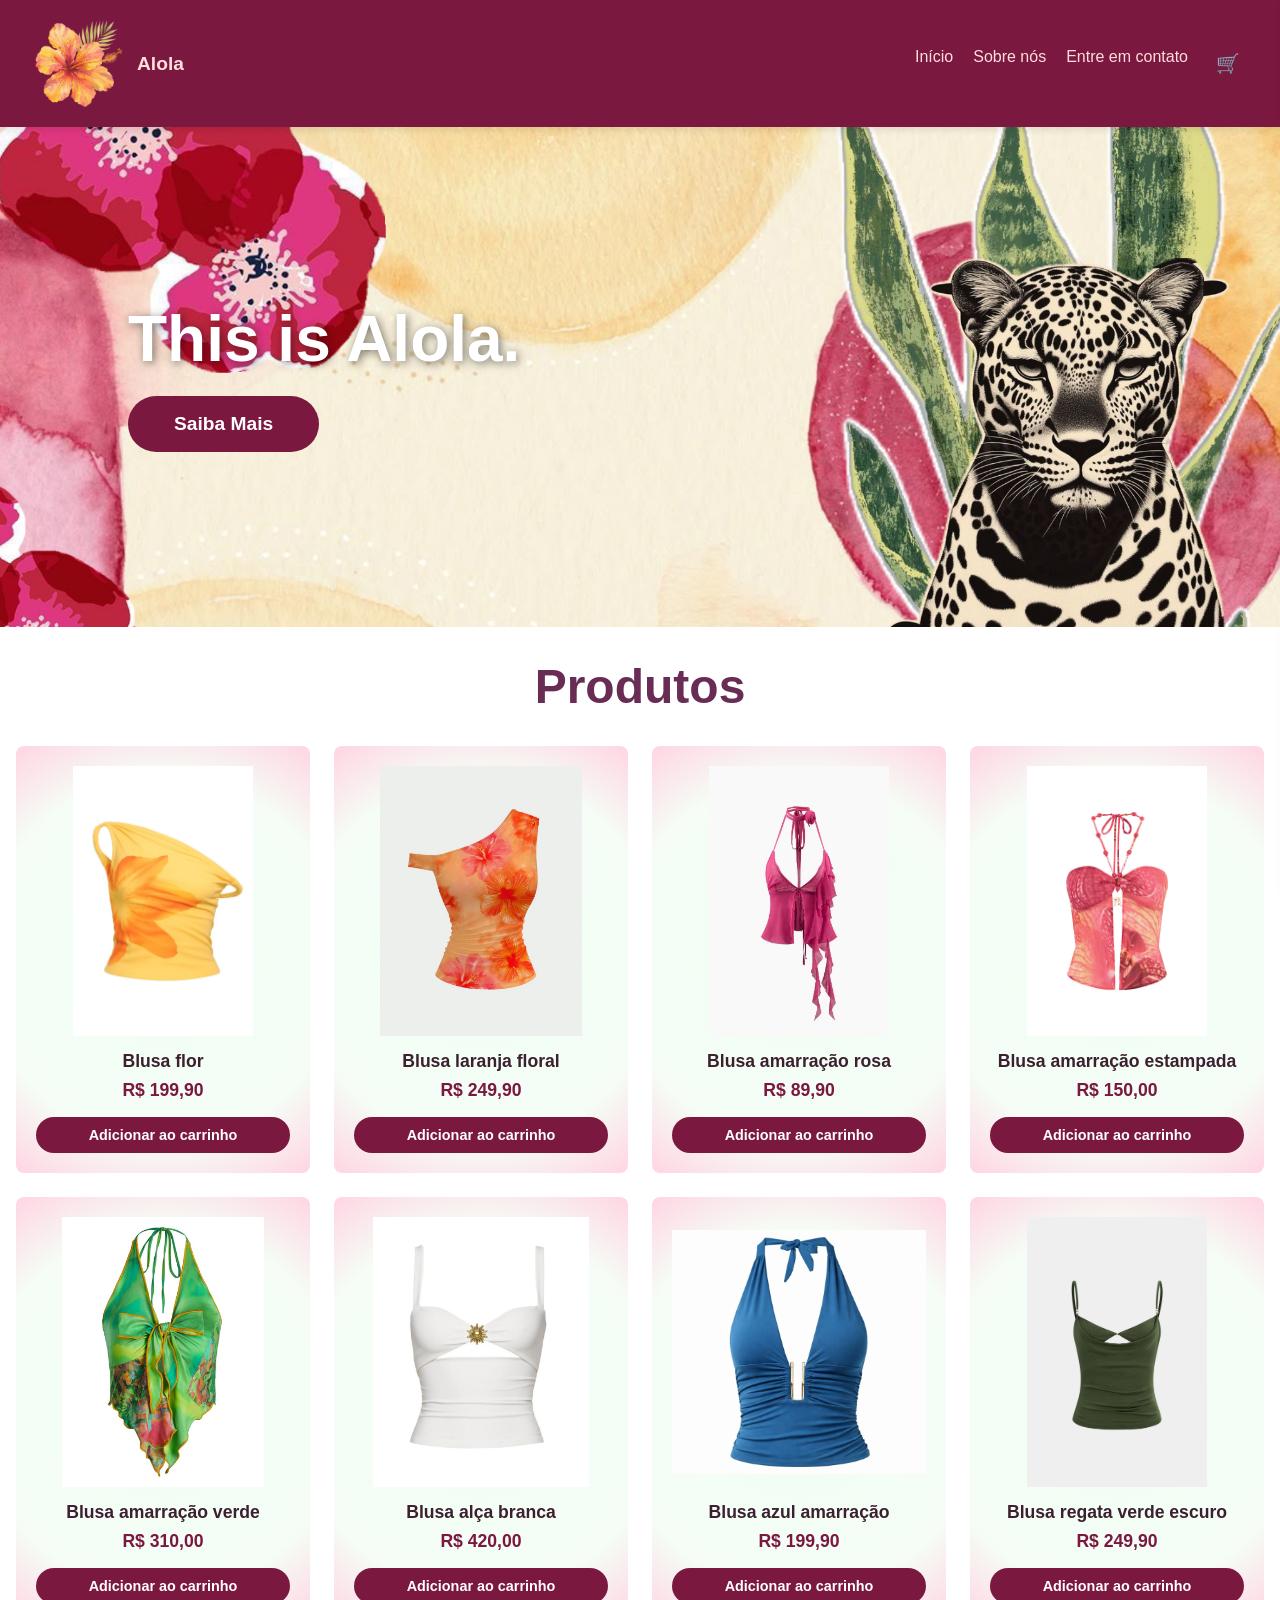
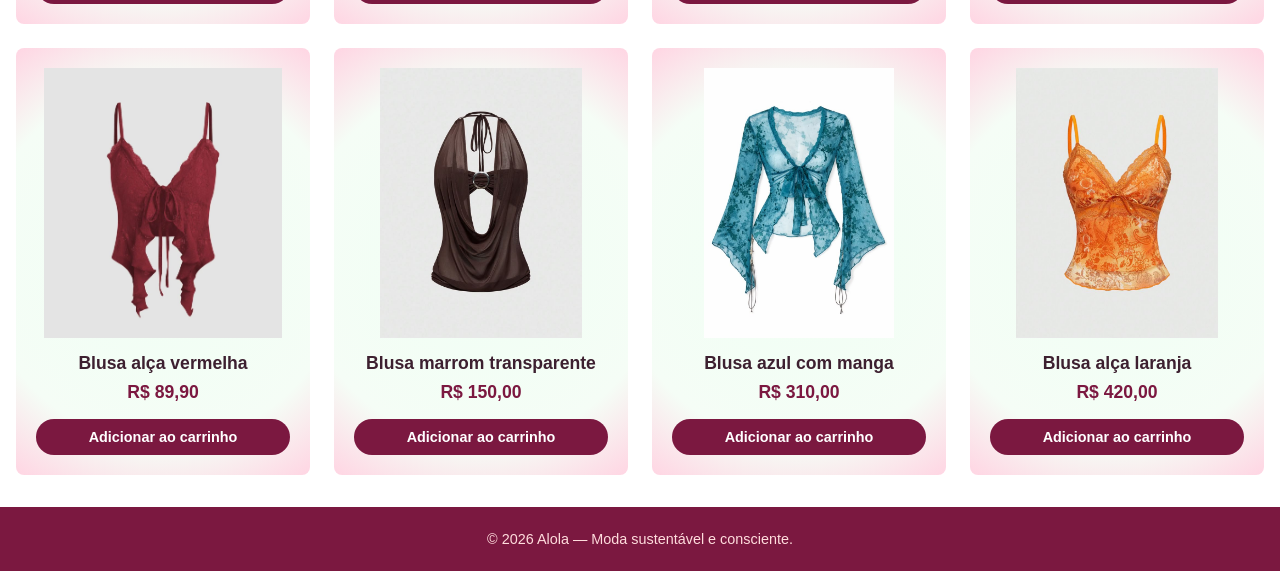
<file: project_alola/index.html>
<!DOCTYPE html>
<html lang="pt-BR">
<head>
    <meta charset="UTF-8">
    <meta name="viewport" content="width=device-width, initial-scale=1.0">
    <title>Alola website</title>
    <script src="logica.js" defer></script>
    <link rel="stylesheet" href="resources/style.css">
</head>
<body>

    <header>
        <nav class="navbar">
            <div class="logo">
                <img class="logo" src="resources/img/logo.png" alt="logo">
                <a href="index.html">Alola</a>
            </div>
            <div class="hamburger" id="hamburger-menu">
                <span></span>
                <span></span>
                <span></span>
            </div>
            <ul class="nav-links" id="nav-links-container">
                <li><a href="index.html">Início</a></li>
                <li><a href="sobre_nos.html">Sobre nós</a></li>
                <li><a href="contato.html">Entre em contato</a></li>
                <li>
                    <button class="btn-carrinho-nav" id="btn-abrir-carrinho" aria-label="Abrir carrinho">
                        🛒 <span class="carrinho-badge" id="carrinho-badge">0</span>
                    </button>
                </li>
            </ul>
        </nav>
    </header>

        <section class="hero hero-min">
            <img src="resources/img/banner.png" alt="Banner Alola" class="hero-bg">

            <div class="hero-content">
                <h1>This is Alola.</h1>
                <a href="sobre_nos.html" class="btn-hero">Saiba Mais</a>
            </div>
        </section>

        <section id="pagina1" class="container">
            <h1 class="section-title">Produtos</h1>
            <div class="grid-produtos">
                <div class="produto-card" data-id="1">
                    <img src="resources/img/blusa_amarela.jpg" alt="Blusa amarela com flor manga assimétrica">
                    <div class="produto-info">
                        <h3>Blusa flor</h3>
                        <p class="preco">R$ 199,90</p>
                        <button class="btn-adicionar-carrinho" data-nome="Blusa amarela com flor manga assimétrica" data-preco="199.90">Adicionar ao carrinho</button>
                    </div>
                </div>
                <div class="produto-card" data-id="2">
                    <img src="resources/img/blusa_laranja.jpg" alt="Blusa laranja flora manga assimétrical">
                    <div class="produto-info">
                        <h3>Blusa laranja floral</h3>
                        <p class="preco">R$ 249,90</p>
                        <button class="btn-adicionar-carrinho" data-nome="Blusa laranja floral manga assimétrica" data-preco="249.90">Adicionar ao carrinho</button>
                    </div>
                </div>
                <div class="produto-card" data-id="3">
                    <img src="resources/img/blusa_rosa.jpg" alt="Blusa amarração rosa barriga aberta">
                    <div class="produto-info">
                        <h3>Blusa amarração rosa</h3>
                        <p class="preco">R$ 89,90</p>
                        <button class="btn-adicionar-carrinho" data-nome="Blusa amarração rosa barriga aberta" data-preco="89.90">Adicionar ao carrinho</button>
                    </div>
                </div>
                <div class="produto-card" data-id="4">
                    <img src="resources/img/blusa_salmao.jpg" alt="Blusa amarração pescoço estampada">
                    <div class="produto-info">
                        <h3>Blusa amarração estampada</h3>
                        <p class="preco">R$ 150,00</p>
                        <button class="btn-adicionar-carrinho" data-nome="Blusa amarração pescoço estampada" data-preco="150.00">Adicionar ao carrinho</button>
                    </div>
                </div>
                <div class="produto-card" data-id="5">
                    <img src="resources/img/blusa_verde.jpg" alt="Blusa amarração verde">
                    <div class="produto-info">
                        <h3>Blusa amarração verde</h3>
                        <p class="preco">R$ 310,00</p>
                        <button class="btn-adicionar-carrinho" data-nome="Blusa amarração pescoço verde" data-preco="310.00">Adicionar ao carrinho</button>
                    </div>
                </div>
                <div class="produto-card" data-id="6">
                    <img src="resources/img/blusa_branca.jpg" alt="Blusa alça branca com peça dourada">
                    <div class="produto-info">
                        <h3>Blusa alça branca</h3>
                        <p class="preco">R$ 420,00</p>
                        <button class="btn-adicionar-carrinho" data-nome="Blusa alça branca com peça dourada" data-preco="420.00">Adicionar ao carrinho</button>
                    </div>
                </div>
                <div class="produto-card" data-id="7">
                    <img src="resources/img/blusa_azul.jpg" alt="Blusa azul amarração com decote">
                    <div class="produto-info">
                        <h3>Blusa azul amarração</h3>
                        <p class="preco">R$ 199,90</p>
                        <button class="btn-adicionar-carrinho" data-nome="Blusa azul amarração com decote" data-preco="199.90">Adicionar ao carrinho</button>
                    </div>
                </div>
                <div class="produto-card" data-id="8">
                    <img src="resources/img/blusa_verde_escuro.jpg" alt="Blusa regata verde escuro duas camadas">
                    <div class="produto-info">
                        <h3>Blusa regata verde escuro</h3>
                        <p class="preco">R$ 249,90</p>
                        <button class="btn-adicionar-carrinho" data-nome="Blusa regata verde escuro duas camadas" data-preco="249.90">Adicionar ao carrinho</button>
                    </div>
                </div>
                <div class="produto-card" data-id="9">
                    <img src="resources/img/blusa_vermelha.jpg" alt="Blusa alça vermelha">
                    <div class="produto-info">
                        <h3>Blusa alça vermelha</h3>
                        <p class="preco">R$ 89,90</p>
                        <button class="btn-adicionar-carrinho" data-nome="Blusa alça vermelha" data-preco="89.90">Adicionar ao carrinho</button>
                    </div>
                </div>
                <div class="produto-card" data-id="10">
                    <img src="resources/img/blusa_marrom.jpg" alt="Blusa marrom transparente">
                    <div class="produto-info">
                        <h3>Blusa marrom transparente</h3>
                        <p class="preco">R$ 150,00</p>
                        <button class="btn-adicionar-carrinho" data-nome="Blusa marrom transparente" data-preco="150.00">Adicionar ao carrinho</button>
                    </div>
                </div>
                <div class="produto-card" data-id="11">
                    <img src="resources/img/blusa_azul_claro.jpg" alt="Blusa azul com manga">
                    <div class="produto-info">
                        <h3>Blusa azul com manga</h3>
                        <p class="preco">R$ 310,00</p>
                        <button class="btn-adicionar-carrinho" data-nome="Blusa azul com manga" data-preco="310.00">Adicionar ao carrinho</button>
                    </div>
                </div>
                <div class="produto-card" data-id="12">
                    <img src="resources/img/blusa_laranja_claro.jpg" alt="Blusa alça laranja">
                    <div class="produto-info">
                        <h3>Blusa alça laranja</h3>
                        <p class="preco">R$ 420,00</p>
                        <button class="btn-adicionar-carrinho" data-nome="Blusa alça laranja" data-preco="420.00">Adicionar ao carrinho</button>
                    </div>
                </div>
            </div>
        </section>
    <div class="carrinho-overlay" id="carrinho-overlay"></div>
    <aside class="carrinho-panel" id="carrinho-panel" aria-hidden="true">
        <div class="carrinho-header">
            <h2>Seu Carrinho</h2>
            <button class="btn-fechar-carrinho" id="btn-fechar-carrinho" aria-label="Fechar carrinho">&times;</button>
        </div>
        <ul class="carrinho-lista" id="carrinho-lista"></ul>
        <div class="carrinho-vazio" id="carrinho-vazio">Seu carrinho está vazio.</div>
        <div class="carrinho-footer">
            <p class="carrinho-total">Total: <strong id="carrinho-total">R$ 0,00</strong></p>
            <button class="btn-finalizar-compra" id="btn-finalizar-compra">Finalizar compra (simulação)</button>
        </div>
    </aside>

    <div class="toast" id="toast"></div>

    <footer>
        <p>&copy; 2026 Alola — Moda sustentável e consciente.</p>
    </footer>
</body>
</html>
</file>
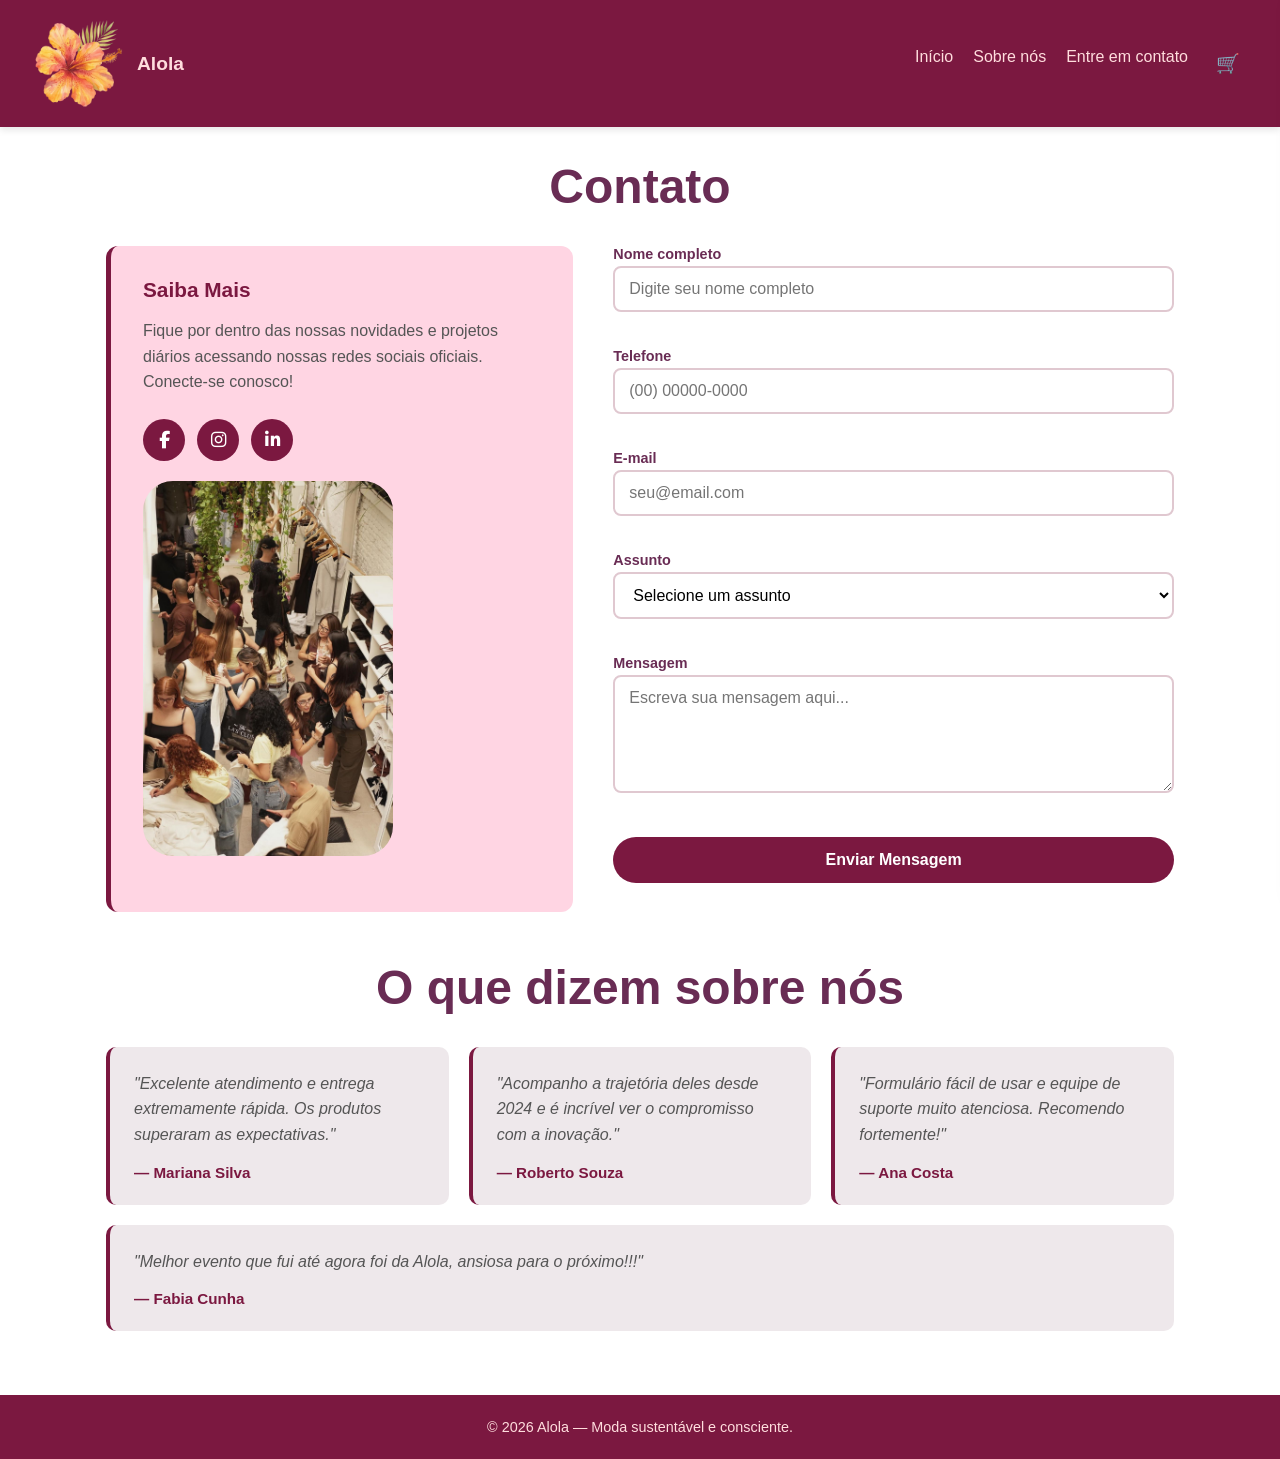
<file: project_alola/contato.html>
<!DOCTYPE html>
<html lang="pt-BR">
<head>
    <meta charset="UTF-8">
    <meta name="viewport" content="width=device-width, initial-scale=1.0">
    <title>Alola - Entre em contato</title>
    <script src="logica.js" defer></script>
    <link rel="stylesheet" href="resources/style.css">
    <link rel="stylesheet" href="https://cdnjs.cloudflare.com/ajax/libs/font-awesome/6.5.1/css/all.min.css">
</head>
<body>

    <header>
        <nav class="navbar">
            <div class="logo">
                <img class="logo" src="resources/img/logo.png" alt="logo">
                <a href="index.html">Alola</a>
            </div>
            <div class="hamburger" id="hamburger-menu">
                <span></span>
                <span></span>
                <span></span>
            </div>
            <ul class="nav-links" id="nav-links-container">
                <li><a href="index.html">Início</a></li>
                <li><a href="sobre_nos.html">Sobre nós</a></li>
                <li><a href="contato.html">Entre em contato</a></li>
                <li>
                    <button class="btn-carrinho-nav" id="btn-abrir-carrinho" aria-label="Abrir carrinho">
                        🛒 <span class="carrinho-badge" id="carrinho-badge">0</span>
                    </button>
                </li>
            </ul>
        </nav>
    </header>

        <section class="container" id="pagina3">
            <h2 class="section-title">Contato</h2>
            <div class="contato-wrapper">
                
                <div class="info-redes">
                    <h3>Saiba Mais</h3>
                    <p>Fique por dentro das nossas novidades e projetos diários acessando nossas redes sociais oficiais. Conecte-se conosco!</p>
                    <div class="social-icons">
                        <a href="#" aria-label="Facebook"><i class="fab fa-facebook-f"></i></a>
                        <a href="#" aria-label="Instagram"><i class="fab fa-instagram"></i></a>
                        <a href="#" aria-label="LinkedIn"><i class="fab fa-linkedin-in"></i></a>
                    </div>

                    <div class="">
                        <img src="resources/img/loja.jpg" alt="Loja de roupas"> 
                    </div>
                </div>

                <div class="form-contato">
                    <form id="form-contato" action="#" method="POST" novalidate>
                        <div class="campo-form">
                            <label for="nome">Nome completo</label>
                            <input type="text" id="nome" name="nome" placeholder="Digite seu nome completo" required minlength="3" autocomplete="name">
                            <span class="erro-campo" id="erro-nome"></span>
                        </div>

                        <div class="campo-form">
                            <label for="telefone">Telefone</label>
                            <input type="tel" id="telefone" name="telefone" placeholder="(00) 00000-0000" required autocomplete="tel">
                            <span class="erro-campo" id="erro-telefone"></span>
                        </div>

                        <div class="campo-form">
                            <label for="email">E-mail</label>
                            <input type="email" id="email" name="email" placeholder="seu@email.com" required autocomplete="email">
                            <span class="erro-campo" id="erro-email"></span>
                        </div>

                        <div class="campo-form">
                            <label for="assunto">Assunto</label>
                            <select id="assunto" name="assunto" required>
                                <option value="">Selecione um assunto</option>
                                <option value="duvida">Dúvida sobre produto</option>
                                <option value="pedido">Acompanhamento de pedido</option>
                                <option value="parceria">Proposta comercial</option>
                                <option value="outro">Outro</option>
                            </select>
                            <span class="erro-campo" id="erro-assunto"></span>
                        </div>

                        <div class="campo-form">
                            <label for="mensagem">Mensagem</label>
                            <textarea id="mensagem" name="mensagem" placeholder="Escreva sua mensagem aqui..." rows="5" required minlength="10"></textarea>
                            <span class="erro-campo" id="erro-mensagem"></span>
                        </div>

                        <div class="form-sucesso" id="form-sucesso" hidden>
                            Mensagem enviada com sucesso! Entraremos em contato em breve. (Simulação)
                        </div>

                        <button type="submit" class="btn-enviar">Enviar Mensagem</button>
                    </form>
                </div>
            </div>

            <div class="feedback-section">
                <h2 class="section-title">O que dizem sobre nós</h2>
                <div class="grid-feedbacks">
                    <div class="feedback-card">
                        <p>"Excelente atendimento e entrega extremamente rápida. Os produtos superaram as expectativas."</p>
                        <h4>— Mariana Silva</h4>
                    </div>
                    <div class="feedback-card">
                        <p>"Acompanho a trajetória deles desde 2024 e é incrível ver o compromisso com a inovação."</p>
                        <h4>— Roberto Souza</h4>
                    </div>
                    <div class="feedback-card">
                        <p>"Formulário fácil de usar e equipe de suporte muito atenciosa. Recomendo fortemente!"</p>
                        <h4>— Ana Costa</h4>
                    </div>
                    <div class="feedback-card">
                        <p>"Melhor evento que fui até agora foi da Alola, ansiosa para o próximo!!!"</p>
                        <h4>— Fabia Cunha</h4>
                    </div>
                </div>
            </div>
        </section>

        <footer>
            <p>&copy; 2026 Alola — Moda sustentável e consciente.</p>
        </footer>

    <div class="carrinho-overlay" id="carrinho-overlay"></div>
    <aside class="carrinho-panel" id="carrinho-panel" aria-hidden="true">
        <div class="carrinho-header">
            <h2>Seu Carrinho</h2>
            <button class="btn-fechar-carrinho" id="btn-fechar-carrinho" aria-label="Fechar carrinho">&times;</button>
        </div>
        <ul class="carrinho-lista" id="carrinho-lista"></ul>
        <div class="carrinho-vazio" id="carrinho-vazio">Seu carrinho está vazio.</div>
        <div class="carrinho-footer">
            <p class="carrinho-total">Total: <strong id="carrinho-total">R$ 0,00</strong></p>
            <button class="btn-finalizar-compra" id="btn-finalizar-compra">Finalizar compra (simulação)</button>
        </div>
    </aside>

    <div class="toast" id="toast"></div>
</body>
</html>
</file>
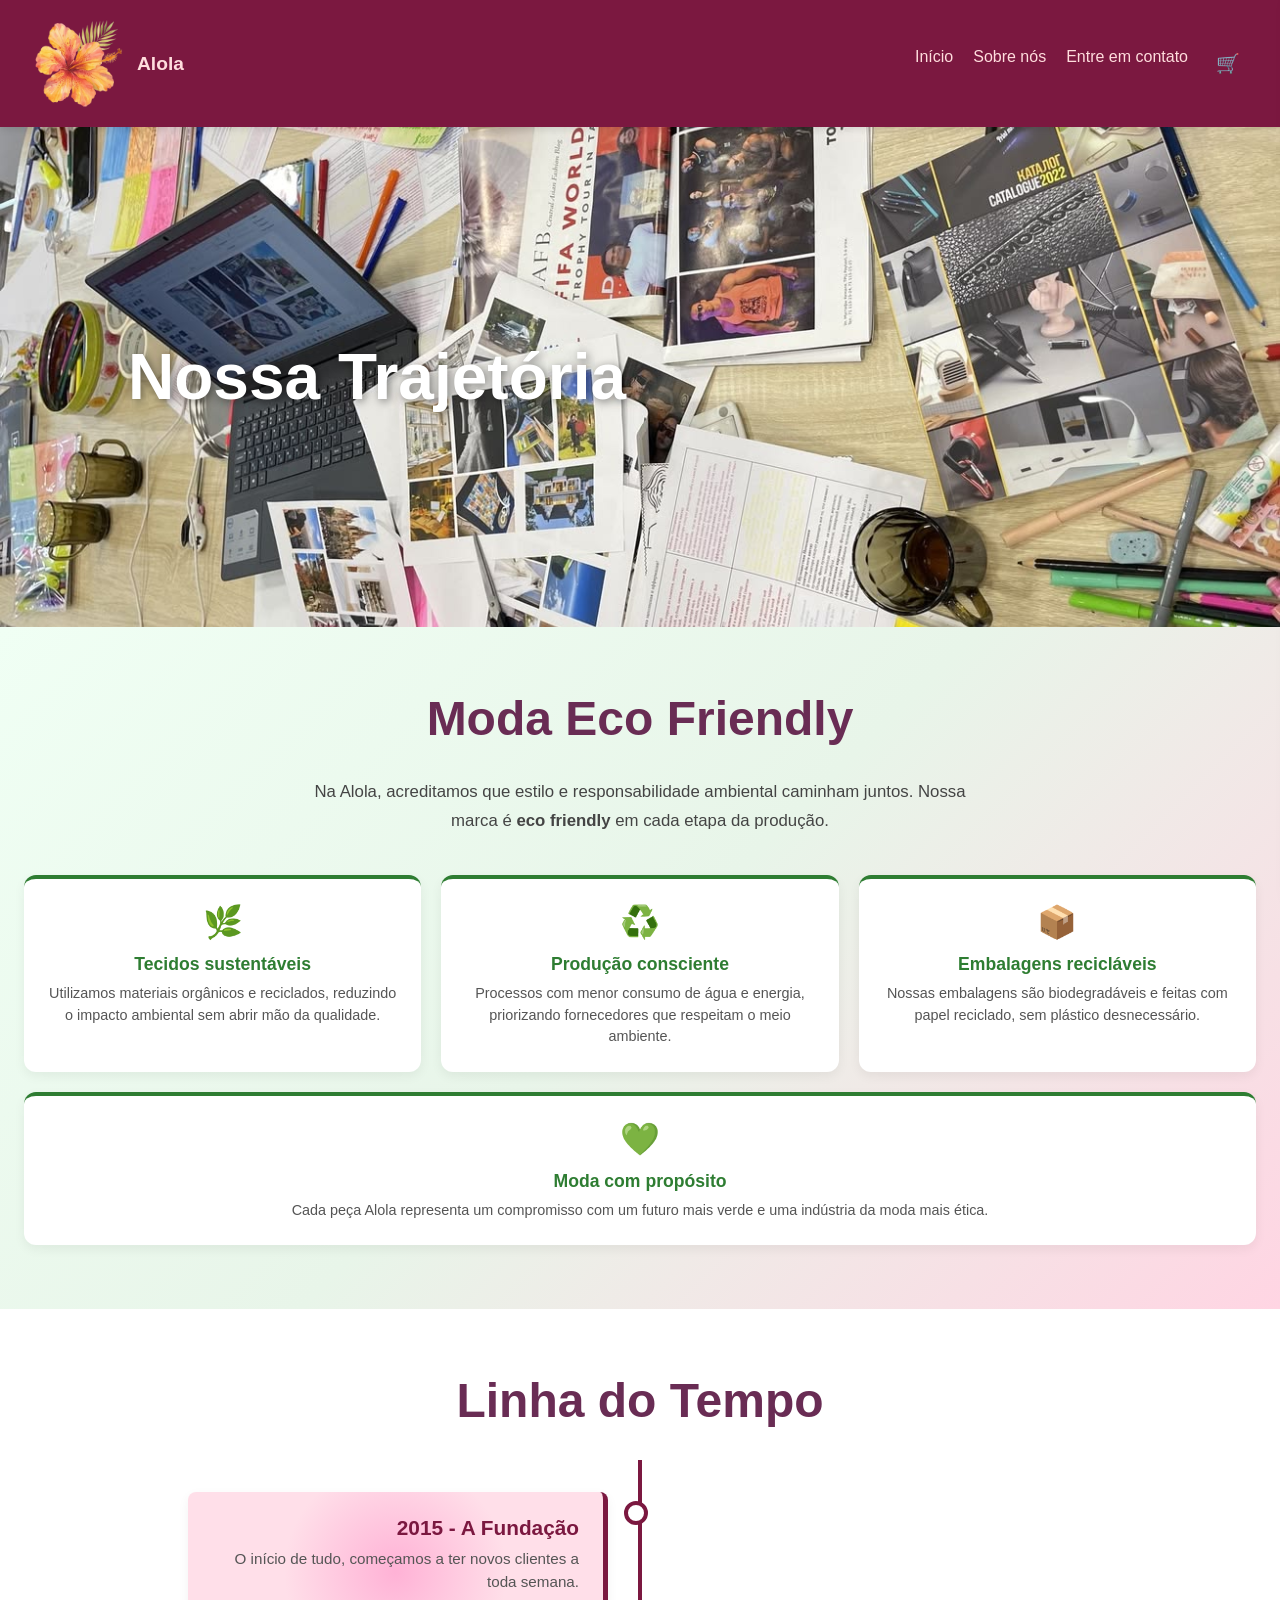
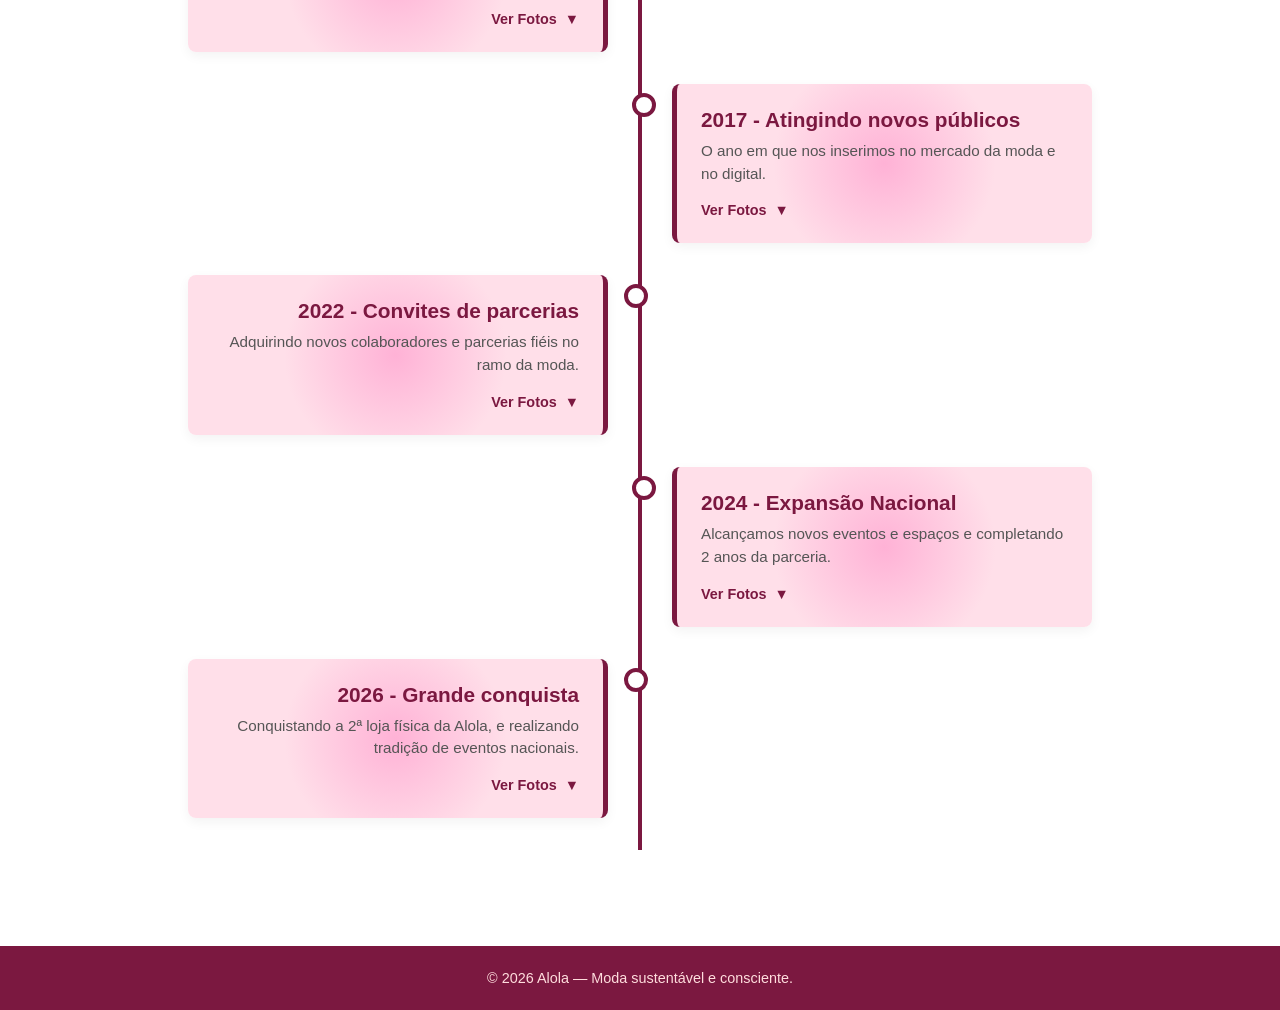
<file: project_alola/sobre_nos.html>
<!DOCTYPE html>
<html lang="pt-BR">
<head>
    <meta charset="UTF-8">
    <meta name="viewport" content="width=device-width, initial-scale=1.0">
    <title>Alola - Sobre nós</title>
    <script src="logica.js" defer></script>
    <link rel="stylesheet" href="resources/style.css">
</head>
<body>

    <header>
        <nav class="navbar">
            <div class="logo">
                <img class="logo" src="resources/img/logo.png" alt="logo">
                <a href="index.html">Alola</a>
            </div>
            <div class="hamburger" id="hamburger-menu">
                <span></span>
                <span></span>
                <span></span>
            </div>
            <ul class="nav-links" id="nav-links-container">
                <li><a href="index.html">Início</a></li>
                <li><a href="sobre_nos.html">Sobre nós</a></li>
                <li><a href="contato.html">Entre em contato</a></li>
                <li>
                    <button class="btn-carrinho-nav" id="btn-abrir-carrinho" aria-label="Abrir carrinho">
                        🛒 <span class="carrinho-badge" id="carrinho-badge">0</span>
                    </button>
                </li>
            </ul>
        </nav>
    </header>

        <section class="hero hero-min">
            <img src="resources/img/banner4.jpg" alt="Banner Alola" class="hero-bg">
            <div class="hero-content">
                <h1>Nossa Trajetória</h1>
            </div>
        </section>

        <section class="eco-section" id="eco-friendly">
            <div class="eco-content">
                <h2 class="section-title">Moda Eco Friendly</h2>
                <p class="eco-intro">
                    Na Alola, acreditamos que estilo e responsabilidade ambiental caminham juntos.
                    Nossa marca é <strong>eco friendly</strong> em cada etapa da produção.
                </p>
                <div class="eco-grid">
                    <div class="eco-card">
                        <span class="eco-icon">🌿</span>
                        <h3>Tecidos sustentáveis</h3>
                        <p>Utilizamos materiais orgânicos e reciclados, reduzindo o impacto ambiental sem abrir mão da qualidade.</p>
                    </div>
                    <div class="eco-card">
                        <span class="eco-icon">♻️</span>
                        <h3>Produção consciente</h3>
                        <p>Processos com menor consumo de água e energia, priorizando fornecedores que respeitam o meio ambiente.</p>
                    </div>
                    <div class="eco-card">
                        <span class="eco-icon">📦</span>
                        <h3>Embalagens recicláveis</h3>
                        <p>Nossas embalagens são biodegradáveis e feitas com papel reciclado, sem plástico desnecessário.</p>
                    </div>
                    <div class="eco-card">
                        <span class="eco-icon">💚</span>
                        <h3>Moda com propósito</h3>
                        <p>Cada peça Alola representa um compromisso com um futuro mais verde e uma indústria da moda mais ética.</p>
                    </div>
                </div>
            </div>
        </section>

        <section class="container" id="pagina2">
            <h2 class="section-title">Linha do Tempo</h2>
            <div class="timeline">
                
                <div class="timeline-item left">
                    <div class="timeline-content">
                        <h3>2015 - A Fundação</h3>
                        <p>O início de tudo, começamos a ter novos clientes a toda semana.</p>
                        
                        <div class="galeria-expansivel">
                            <div class="galeria-header" onclick="toggleGaleria(this)"> Ver Fotos <span>▼</span></div>
                            <div class="galeria-fotos">
                                <img src="resources/img/pacotes.jpg" alt="Pacotes de encomendas">
                                <img src="resources/img/propaganda.jpg" alt="Gravação de propaganda">
                            </div>
                        </div>
                    </div>
                </div>

                <div class="timeline-item right">
                    <div class="timeline-content">
                        <h3>2017 - Atingindo novos públicos</h3>
                        <p>O ano em que nos inserimos no mercado da moda e no digital.</p>
                        
                        <div class="galeria-expansivel">
                            <div class="galeria-header" onclick="toggleGaleria(this)"> Ver Fotos <span>▼</span></div>
                            <div class="galeria-fotos">
                                <img src="resources/img/pacotes_2.jpg" alt="Vários pacotes de pedidos">
                                <img src="resources/img/propaganda_2.jpg" alt="Gravação de vídeo para loja">
                            </div>
                        </div>
                    </div>
                </div>

                <div class="timeline-item left">
                    <div class="timeline-content">
                        <h3>2022 - Convites de parcerias</h3>
                        <p>Adquirindo novos colaboradores e parcerias fiéis no ramo da moda.</p>
                        
                        <div class="galeria-expansivel">
                            <div class="galeria-header" onclick="toggleGaleria(this)"> Ver Fotos <span>▼</span></div>
                            <div class="galeria-fotos">
                                <img src="resources/img/parceria.jpg" alt="Parceira fiel da Alola">
                                <img src="resources/img/evento.jpg" alt="Divulgação evento">
                            </div>
                        </div>
                    </div>
                </div>

                <div class="timeline-item right">
                    <div class="timeline-content">
                        <h3>2024 - Expansão Nacional</h3>
                        <p>Alcançamos novos eventos e espaços e completando 2 anos da parceria.</p>
                        
                        <div class="galeria-expansivel">
                            <div class="galeria-header" onclick="toggleGaleria(this)"> Ver Fotos <span>▼</span></div>
                            <div class="galeria-fotos">
                                <img src="resources/img/parceria_2.jpg" alt="Divulgação 2 anos de parceria">
                                <img src="resources/img/evento_convite.jpg" alt="Evento Nacional de moda">
                            </div>
                        </div>
                    </div>
                </div>

                <div class="timeline-item left">
                    <div class="timeline-content">
                        <h3>2026 - Grande conquista</h3>
                        <p>Conquistando a 2ª loja física da Alola, e realizando tradição de eventos nacionais.</p>
                        
                        <div class="galeria-expansivel">
                            <div class="galeria-header" onclick="toggleGaleria(this)"> Ver Fotos <span>▼</span></div>
                            <div class="galeria-fotos">
                                <img src="resources/img/evento_loja.jpg" alt="Segundo grando evento feito pela Alola">
                                <img src="resources/img/inauguracao.jpg" alt="Inauguração da segunda loja da Alola">
                            </div>
                        </div>
                    </div>
                </div>

            </div>
        </section>

        <footer>
            <p>&copy; 2026 Alola — Moda sustentável e consciente.</p>
        </footer>

    <div class="carrinho-overlay" id="carrinho-overlay"></div>
    <aside class="carrinho-panel" id="carrinho-panel" aria-hidden="true">
        <div class="carrinho-header">
            <h2>Seu Carrinho</h2>
            <button class="btn-fechar-carrinho" id="btn-fechar-carrinho" aria-label="Fechar carrinho">&times;</button>
        </div>
        <ul class="carrinho-lista" id="carrinho-lista"></ul>
        <div class="carrinho-vazio" id="carrinho-vazio">Seu carrinho está vazio.</div>
        <div class="carrinho-footer">
            <p class="carrinho-total">Total: <strong id="carrinho-total">R$ 0,00</strong></p>
            <button class="btn-finalizar-compra" id="btn-finalizar-compra">Finalizar compra (simulação)</button>
        </div>
    </aside>

    <div class="toast" id="toast"></div>
</body>
</html>
</file>
<file: project_alola/resources/style.css>
/* --- CONFIGURAÇÕES GERAIS / RESET --- */
* {
    margin: 0;
    padding: 0;
    box-sizing: border-box;
}

body {
    font-family: -apple-system, BlinkMacSystemFont, "Segoe UI", Roboto, Helvetica, Arial, sans-serif;
    background-color: #ffffff;
}

html, body {
    margin: 0;
    padding: 0;
    box-sizing: border-box;
    width: 100%;
    min-width: 35px;
    overflow-x: hidden;
}

a {
    text-decoration: none;
    color: #ffdddd;
    transition: color 0.3s ease;
}

/* --- HEADER / NAVBAR --- */
.navbar {
    display: flex;
    justify-content: space-between;
    align-items: center;
    padding: 1rem 2rem;
    background-color: #7b1840;
    box-shadow: 0 3px 7px rgba(0, 0, 0, 0.1);
    position: relative;
    z-index: 10;
}

.logo {
    display: flex;
    align-items: center;
    gap: 10px;
    font-weight: bold;
    font-size: 1.2rem;
}

.logo img {
    height: 95px;
    width: auto;
}

.nav-links {
    display: flex;
    list-style: none;
    gap: 20px;
}

/* --- MENU HAMBÚRGUER --- */
.hamburger {
    display: none;
    cursor: pointer;
    flex-direction: column;
    gap: 5px;
}

.hamburger span {
    display: block;
    width: 25px;
    height: 3px;
    background-color: #ffdddd;
    transition: all 0.3s ease;
}

/* --- HERO SECTION --- */
.hero {
    position: relative; 
    width: 100%;
    overflow: hidden;
    color: #ffffff;
}

.hero img {
    max-width: 2000px;
    width: 100%;
    height: auto;
    display: block;
    margin: 0 auto;
}

.hero-content {
    position: absolute;
    top: 50%;
    left: 10%;
    transform: translateY(-50%); 
    display: flex;
    flex-direction: column;
    gap: 20px;
}

.hero-content h1 {
    font-size: clamp(2rem, 5vw, 6rem);
    color: #ffffff;
    margin: 0;
    text-shadow: 2px 2px 10px rgba(0, 0, 0, 0.5);
}

.hero-content button,
.hero-content .btn-hero {
    padding: 17px 46px;
    font-size: 1.2rem;
    font-weight: bold;
    color: #ffffff;
    background-color: #7b1840;
    border: none;
    border-radius: 30px;
    cursor: pointer;
    align-self: flex-start;
    transition: background-color 0.3s ease;
    text-decoration: none;
    display: inline-block;
}

.hero-content button:hover,
.hero-content .btn-hero:hover {
    background-color: #5c2147;
}

.section-title {
    text-align: center;
    font-size: clamp(1.5rem, 4vw, 3rem);
    color: #692c54;
    margin-bottom: 2rem;
}

/* --- SEÇÃO DE PRODUTOS --- */
#pagina1 {
    width: 100%;
    padding: 2rem 1rem;
} 

.grid-produtos {
    display: flex;
    flex-wrap: wrap;
    justify-content: center;
    gap: 24px;
    max-width: 1300px;
    margin: 0 auto;
}

.produto-card {
    display: flex;
    flex-direction: column;
    justify-content: space-between;
    align-items: center;
    text-align: center;
    padding: 20px;
    background: radial-gradient(circle, #f0fff4 0%, #f5fdf6 70%, #ffd5e3 100% );
    flex: 1 1 calc(25% - 24px);
    min-width: 240px; 
    max-width: 300px;
    min-height: 420px;
    border-radius: 8px;
}

.produto-card img {
    width: 100%;
    height: 270px;
    object-fit: contain;
    border-radius: 4px;
    margin-bottom: 15px;
}

.produto-info {
    display: flex;
    flex-direction: column;
    gap: 8px;
    width: 100%;
}

.produto-info h3 {
    color: #3d2030;
    font-size: 1.1rem;
}

.preco {
    font-weight: bold;
    color: #7b1840;
    font-size: 1.1rem;
}

.btn-adicionar-carrinho {
    margin-top: 8px;
    padding: 10px 16px;
    background-color: #7b1840;
    color: #ffffff;
    border: none;
    border-radius: 20px;
    font-size: 0.9rem;
    font-weight: bold;
    cursor: pointer;
    transition: background-color 0.3s ease;
    width: 100%;
}

.btn-adicionar-carrinho:hover {
    background-color: #5c2147;
}

/* --- CARRINHO --- */
.btn-carrinho-nav {
    background: none;
    border: none;
    color: #ffdddd;
    font-size: 1.2rem;
    cursor: pointer;
    position: relative;
    padding: 4px 8px;
}

.carrinho-badge {
    display: none;
    position: absolute;
    top: -6px;
    right: -8px;
    background-color: #ffd5e3;
    color: #7b1840;
    font-size: 0.7rem;
    font-weight: bold;
    min-width: 18px;
    height: 18px;
    border-radius: 50%;
    align-items: center;
    justify-content: center;
    padding: 0 4px;
}

.carrinho-overlay {
    display: none;
    position: fixed;
    inset: 0;
    background: rgba(0, 0, 0, 0.4);
    z-index: 100;
}

.carrinho-overlay.open {
    display: block;
}

.carrinho-panel {
    position: fixed;
    top: 0;
    right: -380px;
    width: 360px;
    max-width: 90vw;
    height: 100vh;
    background: #ffffff;
    box-shadow: -4px 0 20px rgba(0, 0, 0, 0.15);
    z-index: 101;
    display: flex;
    flex-direction: column;
    transition: right 0.3s ease;
}

.carrinho-panel.open {
    right: 0;
}

.carrinho-header {
    display: flex;
    justify-content: space-between;
    align-items: center;
    padding: 1.2rem 1.5rem;
    background-color: #7b1840;
    color: #ffffff;
}

.carrinho-header h2 {
    font-size: 1.2rem;
}

.btn-fechar-carrinho {
    background: none;
    border: none;
    color: #ffffff;
    font-size: 1.8rem;
    cursor: pointer;
    line-height: 1;
}

.carrinho-lista {
    list-style: none;
    flex: 1;
    overflow-y: auto;
    padding: 1rem;
}

.carrinho-item {
    display: flex;
    justify-content: space-between;
    align-items: center;
    gap: 10px;
    padding: 12px 0;
    border-bottom: 1px solid #eee;
}

.carrinho-item-info {
    display: flex;
    flex-direction: column;
    gap: 4px;
    font-size: 0.9rem;
    color: #555;
}

.carrinho-item-info strong {
    color: #3d2030;
}

.carrinho-item-acoes {
    display: flex;
    align-items: center;
    gap: 6px;
}

.btn-qtd,
.btn-remover {
    background: #ffd5e3;
    border: none;
    color: #7b1840;
    width: 28px;
    height: 28px;
    border-radius: 50%;
    cursor: pointer;
    font-weight: bold;
    font-size: 0.9rem;
}

.btn-remover {
    background: #f5d0d8;
    font-size: 0.75rem;
}

.carrinho-vazio {
    padding: 2rem;
    text-align: center;
    color: #888;
}

.carrinho-footer {
    padding: 1.2rem 1.5rem;
    border-top: 1px solid #eee;
}

.carrinho-total {
    margin-bottom: 1rem;
    font-size: 1.1rem;
    color: #3d2030;
}

.btn-finalizar-compra {
    width: 100%;
    padding: 12px;
    background-color: #7b1840;
    color: #ffffff;
    border: none;
    border-radius: 25px;
    font-weight: bold;
    cursor: pointer;
    transition: background-color 0.3s ease;
}

.btn-finalizar-compra:hover {
    background-color: #5c2147;
}

/* --- TOAST NOTIFICAÇÕES --- */
.toast {
    position: fixed;
    bottom: 24px;
    left: 50%;
    transform: translateX(-50%) translateY(80px);
    background-color: #7b1840;
    color: #ffffff;
    padding: 12px 24px;
    border-radius: 25px;
    font-size: 0.95rem;
    z-index: 200;
    opacity: 0;
    transition: transform 0.3s ease, opacity 0.3s ease;
    pointer-events: none;
    white-space: nowrap;
    max-width: 90vw;
    text-align: center;
}

.toast.show {
    transform: translateX(-50%) translateY(0);
    opacity: 1;
}

/* --- SEÇÃO ECO FRIENDLY --- */
.eco-section {
    background: linear-gradient(135deg, #f0fff4 0%, #e8f5e9 50%, #ffd5e3 100%);
    padding: 4rem 1.5rem;
}

.eco-content {
    max-width: 1500px;
    margin: 0 auto;
}

.eco-intro {
    text-align: center;
    max-width: 700px;
    margin: 0 auto 2.5rem;
    color: #444;
    font-size: 1.05rem;
    line-height: 1.7;
}

.eco-grid {
    display: flex;
    flex-wrap: wrap;
    grid-template-columns: repeat(auto-fit, minmax(250px, 1fr));
    gap: 20px;
}

.eco-card {
    background: #ffffff;
    width: 300px;
    min-width: 250px;
    padding: 1.5rem;
    border-radius: 12px;
    box-shadow: 0 4px 12px rgba(0, 0, 0, 0.06);
    flex-grow: 1;
    text-align: center;
    border-top: 4px solid #2e7d32;
}

.eco-icon {
    font-size: 2rem;
    display: block;
    margin-bottom: 0.8rem;
}

.eco-card h3 {
    color: #2e7d32;
    margin-bottom: 0.5rem;
    font-size: 1.1rem;
}

.eco-card p {
    color: #555;
    font-size: 0.9rem;
    line-height: 1.5;
}

/* --- PÁGINA DE CONTATO --- */
#pagina3 {
    max-width: 1100px;
    margin: 0 auto;
    padding: 2rem 1rem 4rem;
}

.contato-wrapper {
    display: grid;
    grid-template-columns: 1fr 1.2fr;
    gap: 2.5rem;
    margin-bottom: 3rem;
}

.info-redes {
    background-color: #ffd5e3;
    padding: 2rem;
    border-radius: 12px;
    border-left: 5px solid #7b1840;
}

.info-redes h3 {
    color: #7b1840;
    margin-bottom: 1rem;
    font-size: 1.3rem;
}

.info-redes p {
    color: #555;
    line-height: 1.6;
    margin-bottom: 1.5rem;
}

.social-icons {
    display: flex;
    gap: 12px;
}

.info-redes img {
    width: 100%;
    max-width: 250px;     
    height: auto;        
    aspect-ratio: 2 / 3; 
    object-fit: cover;   
    border-radius: 30px; 
    margin: 20px auto;
}

.social-icons a {
    display: flex;
    align-items: center;
    justify-content: center;
    width: 42px;
    height: 42px;
    background-color: #7b1840;
    color: #ffffff;
    border-radius: 50%;
    font-size: 1.1rem;
    transition: background-color 0.3s ease;
}

.social-icons a:hover {
    background-color: #5c2147;
    color: #ffffff;
}

.form-contato form {
    display: flex;
    flex-direction: column;
    gap: 1rem;
}

.campo-form {
    display: flex;
    flex-direction: column;
    gap: 4px;
}

.campo-form label {
    font-weight: 600;
    color: #692c54;
    font-size: 0.9rem;
}

.campo-form input,
.campo-form textarea,
.campo-form select {
    padding: 12px 14px;
    border: 2px solid #e0c8d0;
    border-radius: 8px;
    font-size: 1rem;
    font-family: inherit;
    transition: border-color 0.3s ease;
    background: #ffffff;
}

.campo-form input:focus,
.campo-form textarea:focus,
.campo-form select:focus {
    outline: none;
    border-color: #7b1840;
}

.campo-invalido {
    border-color: #c62828 !important;
}

.erro-campo {
    color: #c62828;
    font-size: 0.8rem;
    min-height: 1rem;
}

.form-sucesso {
    background-color: #e8f5e9;
    color: #2e7d32;
    padding: 12px 16px;
    border-radius: 8px;
    border-left: 4px solid #2e7d32;
    font-size: 0.95rem;
}

.btn-enviar {
    padding: 14px 24px;
    background-color: #7b1840;
    color: #ffffff;
    border: none;
    border-radius: 25px;
    font-size: 1rem;
    font-weight: bold;
    cursor: pointer;
    transition: background-color 0.3s ease;
    margin-top: 0.5rem;
}

.btn-enviar:hover {
    background-color: #5c2147;
}

.feedback-section {
    margin-top: 2rem;
}

.grid-feedbacks {
    display: flex;
    flex-wrap: wrap;
    gap: 20px;
}

.feedback-card {
    background-color: rgba(140, 105, 119, 0.15);
    padding: 1.5rem;
    width: 300px;
    min-width: 250px;
    flex-grow: 1;
    border-radius: 10px;
    border-left: 4px solid #7b1840;
}

.feedback-card p {
    color: #555;
    font-style: italic;
    line-height: 1.6;
    margin-bottom: 1rem;
}

.feedback-card h4 {
    color: #7b1840;
    font-size: 0.95rem;
}

/* --- FOOTER --- */
footer {
    text-align: center;
    padding: 1.5rem;
    background-color: #7b1840;
    color: #ffdddd;
    font-size: 0.9rem;
}

/* --- PÁGINA SOBRE NÓS / LINHA DO TEMPO --- */
.hero-min {
    max-height: 500px;
}

.hero-min .hero-bg {
    max-height: 500px;
    object-fit: cover; 
}

#pagina2 {
    max-width: 1000px;
    margin: 0 auto;
    padding: 4rem 1rem;
}

.timeline {
    position: relative;
    margin: 2rem auto;
    padding: 1rem 0;
}

.timeline::after {
    content: '';
    position: absolute;
    width: 4px;
    background-color: #7b1840;
    top: 0;
    bottom: 0;
    left: 50%;
    transform: translateX(-50%);
}

.timeline-item {
    padding: 1rem 2rem;
    position: relative;
    width: 50%;
    box-sizing: border-box;
}

.timeline-item.left {
    left: 0;
    text-align: right;
}

.timeline-item.right {
    left: 50%;
    text-align: left;
}

.timeline-item::after {
    content: '';
    position: absolute;
    width: 16px;
    height: 16px;
    right: -8px;
    background-color: #ffffff;
    border: 4px solid #7b1840;
    top: 25px;
    border-radius: 50%;
    z-index: 1;
}

.timeline-item.right::after {
    left: -8px;
}

.timeline-content {
    padding: 1.5rem;
    background: radial-gradient(circle,  #ffb2d6 0%,#ffdfe9 50% );
    border-radius: 8px;
    box-shadow: 0 4px 12px rgba(0,0,0,0.05);
    border-left: 5px solid #7b1840;
}

.timeline-item.left .timeline-content {
    border-left: none;
    border-right: 5px solid #7b1840;
}

.timeline-content h3 {
    font-size: 1.3rem;
    color: #7b1840;
    margin-bottom: 0.5rem;
}

.timeline-content p {
    color: #555;
    font-size: 0.95rem;
    line-height: 1.5;
}

/* --- GALERIA EXPANSÍVEL --- */
.galeria-expansivel {
    margin-top: 1rem;
}

.galeria-header {
    display: inline-flex;
    align-items: center;
    gap: 8px;
    color: #7b1840;
    font-weight: bold;
    cursor: pointer;
    font-size: 0.9rem;
    user-select: none;
}

.galeria-header span {
    transition: transform 0.3s ease;
    display: inline-block;
}

.galeria-header.active span {
    transform: rotate(180deg);
}

.galeria-fotos {
    max-height: 0;
    overflow: hidden;
    transition: max-height 0.4s ease-out, opacity 0.3s ease;
    opacity: 0;
    display: flex;
    gap: 10px;
    justify-content: flex-start;
    margin-top: 0rem;
}

.timeline-item.left .galeria-fotos {
    justify-content: flex-end;
}

.galeria-fotos.show {
    max-height: 200px;
    opacity: 1;
    margin-top: 1rem;
}

.galeria-fotos img {
    width: 150px;
    height: 150px;
    object-fit: cover;
    border-radius: 6px;
    box-shadow: 0 2px 6px rgba(0,0,0,0.1);
    transition: transform 0.2s;
}

.galeria-fotos img:hover {
    transform: scale(1.05);
}

/* --- RESPONSIVIDADE (MOBILE) --- */
@media (max-width: 768px) {
    .hamburger {
        display: flex; 
    }

    .nav-links {
        display: flex;
        flex-direction: column;
        position: absolute;
        top: 100%;
        right: -100%;
        width: 100%;
        background-color: rgba(123, 24, 64, 0.95);
        text-align: center;
        padding: 2rem 0;
        box-shadow: 0 10px 10px rgba(0,0,0,0.1);
        transition: right 0.3s ease-in-out;
    }

    .nav-links.active {
        right: 0;
    }

    .nav-links li {
        margin: 1.5rem 0;
    }

    .hamburger.active span:nth-child(1) {
        transform: translateY(8px) rotate(45deg);
    }

    .hamburger.active span:nth-child(2) {
        opacity: 0;
    }

    .hamburger.active span:nth-child(3) {
        transform: translateY(-8px) rotate(-45deg);
    }
    
    .hero-content {
        position: absolute;
        top: 50%;
        left: 8%;
        transform: translateY(-50%);
        padding: 0;
        background: none;
        gap: 10px;
    }

    .timeline::after {
        left: 20px;
    }

    .timeline-item {
        width: 100%;
        padding-left: 40px;
        padding-right: 15px;
        text-align: left !important;
    }

    .timeline-item.right {
        left: 0;
    }

    .timeline-item::after, .timeline-item.right::after {
        left: 12px;
        right: auto;
    }

    .timeline-item.left .timeline-content {
        border-right: none;
        border-left: 5px solid #7b1840;
    }

    .timeline-item.left .galeria-fotos {
        justify-content: flex-start;
    }

    .contato-wrapper {
        grid-template-columns: 1fr;
    }

    .carrinho-panel {
        width: 100%;
        max-width: 100vw;
        right: -100%;
    }
}
</file>
